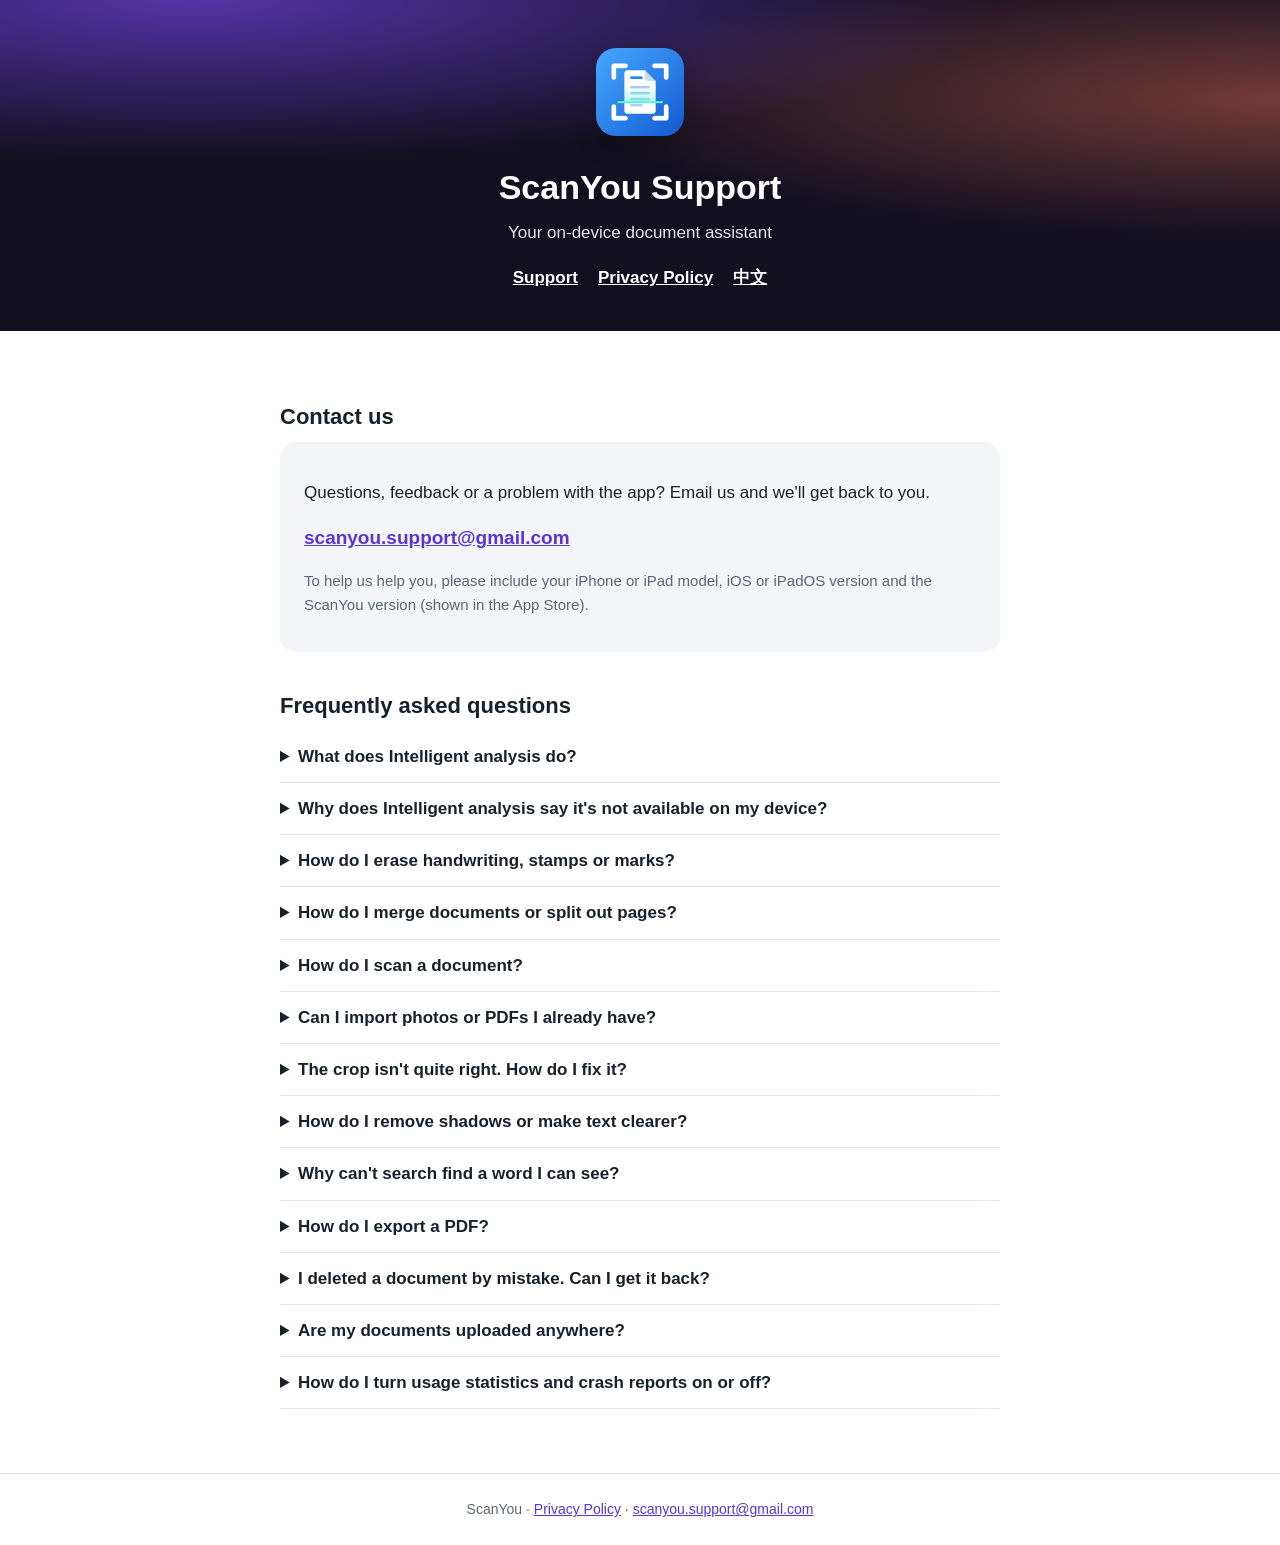
<file: index.html>
<!doctype html>
<html lang="en-AU">
<head>
  <meta charset="utf-8">
  <meta name="viewport" content="width=device-width, initial-scale=1">
  <title>ScanYou Support</title>
  <meta name="description" content="Help and contact for ScanYou, the on-device document assistant for iPhone and iPad.">
  <link rel="icon" href="icon.png">
  <link rel="stylesheet" href="style.css">
</head>
<body>
  <header>
    <img src="icon.png" alt="ScanYou app icon">
    <h1>ScanYou Support</h1>
    <p>Your on-device document assistant</p>
    <nav><a href="index.html">Support</a><a href="privacy.html">Privacy Policy</a><a href="zh/index.html" lang="zh-Hans">中文</a></nav>
  </header>
  <main>
    <h2>Contact us</h2>
    <div class="contact">
      <p>Questions, feedback or a problem with the app? Email us and we'll get back to you.</p>
      <a href="mailto:scanyou.support@gmail.com?subject=ScanYou%20support">scanyou.support@gmail.com</a>
      <p class="muted">To help us help you, please include your iPhone or iPad model, iOS or iPadOS version and the ScanYou version (shown in the App Store).</p>
    </div>

    <h2>Frequently asked questions</h2>

    <details>
      <summary>What does Intelligent analysis do?</summary>
      <p>It reads a document for you. Open a document and tap <strong>Intelligent analysis</strong>, then <strong>Analyze document</strong>. ScanYou suggests a name, a category and a matching folder, writes a short summary and key points, and pulls out details such as dates, amounts and names, each with the page it came from. You can also tap <strong>Describe a page image</strong> to get a description of a photo or diagram on a page.</p>
      <p>Everything runs on your device with Apple's on-device model. Your documents are not uploaded. Results can be wrong, so check them before you apply a name or folder.</p>
    </details>

    <details>
      <summary>Why does Intelligent analysis say it's not available on my device?</summary>
      <p>Intelligent analysis needs a device that supports Apple Intelligence, for example iPhone 15 Pro or later, with Apple Intelligence turned on in Settings &gt; Apple Intelligence &amp; Siri. After you turn it on, the model may take a while to download. On other devices the rest of ScanYou works as usual.</p>
    </details>

    <details>
      <summary>How do I erase handwriting, stamps or marks?</summary>
      <p>Open a page and tap <strong>Erase</strong>. Paint over what you want to remove with <strong>Fine</strong>, <strong>Medium</strong> or <strong>Broad</strong>, then tap <strong>Preview repair</strong>. ScanYou fills the area from the surrounding paper or texture. Choose <strong>Paper</strong> for text and marks, <strong>Texture repair</strong> for small objects, or leave it on <strong>Auto</strong>. If you change your mind later, use <strong>Restore before erase</strong>.</p>
    </details>

    <details>
      <summary>How do I merge documents or split out pages?</summary>
      <p>To merge, tap <strong>Select</strong> on the home screen, choose two or more documents, then tap <strong>Merge documents</strong> and <strong>Create new document</strong>. To split, open a document, tap <strong>Select</strong> above the pages, choose the pages you want, then use <strong>More actions</strong> to save them as a new document. Crops, filters, annotations and recognised text come with the pages, and the original documents stay unchanged.</p>
    </details>

    <details>
      <summary>How do I scan a document?</summary>
      <p>Tap <strong>Scan</strong> on the home screen and photograph each page. You can retake or delete pages before tapping save. To scan more pages into an existing document, open it and tap <strong>Add Page</strong>.</p>
    </details>

    <details>
      <summary>Can I import photos or PDFs I already have?</summary>
      <p>Yes. Tap <strong>Import</strong>, then choose <strong>Photos</strong> or <strong>Files (PDF or image)</strong>. Photos of documents are cropped automatically, and each PDF page becomes a page in ScanYou.</p>
    </details>

    <details>
      <summary>The crop isn't quite right. How do I fix it?</summary>
      <p>Open the page, tap <strong>Crop</strong> and drag the four corners. The original photo is always kept, so you can re-crop at any time or choose <strong>Full image</strong>.</p>
    </details>

    <details>
      <summary>How do I remove shadows or make text clearer?</summary>
      <p>Open a page and tap <strong>Filters</strong>. <strong>Auto</strong> works well for most documents; <strong>Unshade</strong> removes shadows and <strong>Contrast</strong> sharpens text. Use <strong>Erase</strong> to remove marks or smudges. Any edit can be undone.</p>
    </details>

    <details>
      <summary>Why can't search find a word I can see?</summary>
      <p>Search uses the text ScanYou recognises on each page. If you've just changed a filter or crop, the page needs to be recognised again: open the document and tap <strong>Recognize again</strong>. Very small, blurry or decorative text may not be recognised.</p>
    </details>

    <details>
      <summary>How do I export a PDF?</summary>
      <p>Open a document and tap <strong>Export</strong>. Choose PDF, JPG, PNG or TXT. Searchable PDFs include the recognised text. Under <strong>More settings</strong> you can pick the paper size, orientation, margins and quality.</p>
    </details>

    <details>
      <summary>I deleted a document by mistake. Can I get it back?</summary>
      <p>Yes, if it's still in the <strong>Recycle bin</strong> (Settings &gt; Recycle bin). You can choose to keep deleted documents for 30 days, 90 days or until you remove them yourself.</p>
    </details>

    <details>
      <summary>Are my documents uploaded anywhere?</summary>
      <p>No. Your documents, images and their text are stored on your iPhone or iPad, and text recognition and Intelligent analysis happen on the device. Nothing is shared unless you choose to share it. See our <a href="privacy.html">Privacy Policy</a> for details.</p>
    </details>

    <details>
      <summary>How do I turn usage statistics and crash reports on or off?</summary>
      <p>Go to Settings &gt; <strong>Usage statistics</strong>. Statistics and crash reports share one setting, are off until you allow them, and never include document contents, text or file names.</p>
    </details>
  </main>
  <footer>ScanYou · <a href="privacy.html">Privacy Policy</a> · <a href="mailto:scanyou.support@gmail.com">scanyou.support@gmail.com</a></footer>
</body>
</html>
</file>
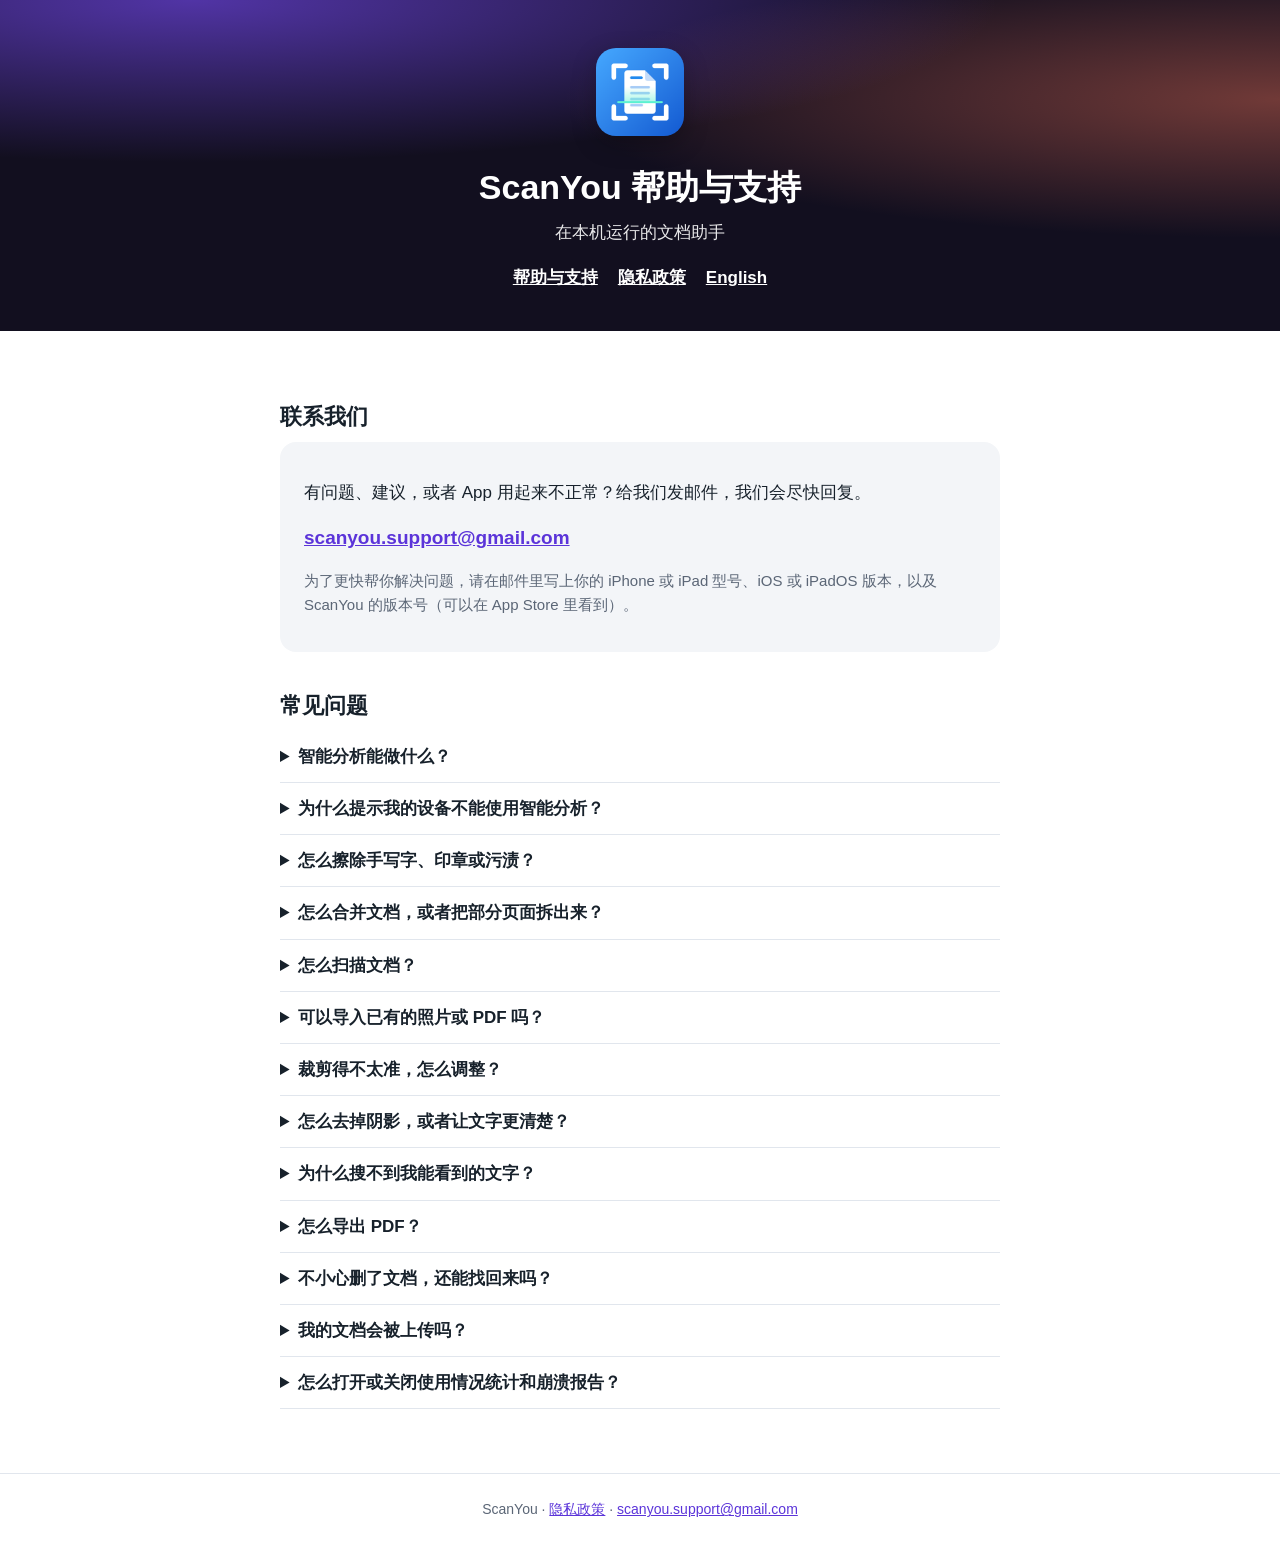
<file: zh/index.html>
<!doctype html>
<html lang="zh-Hans">
<head>
  <meta charset="utf-8">
  <meta name="viewport" content="width=device-width, initial-scale=1">
  <title>ScanYou 帮助与支持</title>
  <meta name="description" content="ScanYou 帮助与联系方式。ScanYou 是在 iPhone 和 iPad 本机运行的文档助手。">
  <link rel="icon" href="../icon.png">
  <link rel="stylesheet" href="../style.css">
</head>
<body>
  <header>
    <img src="../icon.png" alt="ScanYou 图标">
    <h1>ScanYou 帮助与支持</h1>
    <p>在本机运行的文档助手</p>
    <nav><a href="index.html">帮助与支持</a><a href="privacy.html">隐私政策</a><a href="../index.html" lang="en">English</a></nav>
  </header>
  <main>
    <h2>联系我们</h2>
    <div class="contact">
      <p>有问题、建议，或者 App 用起来不正常？给我们发邮件，我们会尽快回复。</p>
      <a href="mailto:scanyou.support@gmail.com?subject=ScanYou%20support">scanyou.support@gmail.com</a>
      <p class="muted">为了更快帮你解决问题，请在邮件里写上你的 iPhone 或 iPad 型号、iOS 或 iPadOS 版本，以及 ScanYou 的版本号（可以在 App Store 里看到）。</p>
    </div>

    <h2>常见问题</h2>

    <details>
      <summary>智能分析能做什么？</summary>
      <p>它会帮你读懂一份文档。打开文档，点<strong>智能分析</strong>，再点<strong>分析文档</strong>。ScanYou 会建议文档名称、分类和对应的文件夹，生成简短的摘要和要点，并提取日期、金额、姓名等关键信息，每一条都标出所在页码。你也可以点<strong>描述页面图像</strong>，让它描述页面上的照片或图表。</p>
      <p>所有处理都使用 Apple 的端侧模型在本机完成，你的文档不会被上传。分析结果可能有误，应用名称或文件夹之前请先检查一下。</p>
    </details>

    <details>
      <summary>为什么提示我的设备不能使用智能分析？</summary>
      <p>智能分析需要支持 Apple 智能的设备（例如 iPhone 15 Pro 或更新的机型），并且要在"设置 &gt; Apple 智能与 Siri"里打开 Apple 智能。打开后，系统可能需要一段时间下载模型。在其他设备上，ScanYou 的其余功能都可以正常使用。</p>
    </details>

    <details>
      <summary>怎么擦除手写字、印章或污渍？</summary>
      <p>打开一个页面，点<strong>擦除</strong>。选择<strong>细</strong>、<strong>中</strong>或<strong>粗</strong>笔刷，涂抹想去掉的地方，然后点<strong>预览修复</strong>，ScanYou 会用周围的纸面或纹理把这块区域补好。文字和笔迹适合用<strong>纸张擦除</strong>，小物体适合用<strong>纹理修复</strong>，不确定的话保持<strong>自动</strong>就行。之后想反悔，可以用<strong>恢复擦除前图片</strong>。</p>
    </details>

    <details>
      <summary>怎么合并文档，或者把部分页面拆出来？</summary>
      <p>合并：在首页点<strong>选择</strong>，选两份或更多文档，然后点<strong>合并文档</strong>，再点<strong>创建新文档</strong>。拆分：打开一份文档，点页面上方的<strong>选择</strong>，选好要拆出来的页面，再通过<strong>更多操作</strong>把它们另存为新文档。页面的裁剪、滤镜、标注和识别出的文字都会一起带过去，原来的文档保持不变。</p>
    </details>

    <details>
      <summary>怎么扫描文档？</summary>
      <p>在首页点<strong>扫描</strong>，逐页拍照。保存之前可以重拍或删除页面。想往已有的文档里继续扫描，打开它再点<strong>添加页面</strong>。</p>
    </details>

    <details>
      <summary>可以导入已有的照片或 PDF 吗？</summary>
      <p>可以。点<strong>导入</strong>，然后选<strong>照片</strong>或<strong>文件（PDF 或图像）</strong>。文档照片会自动裁剪，PDF 的每一页都会成为 ScanYou 里的一页。</p>
    </details>

    <details>
      <summary>裁剪得不太准，怎么调整？</summary>
      <p>打开页面，点<strong>裁剪</strong>，拖动四个角。原始照片会一直保留，所以你可以随时重新裁剪，也可以选择<strong>完整图像</strong>。</p>
    </details>

    <details>
      <summary>怎么去掉阴影，或者让文字更清楚？</summary>
      <p>打开页面，点<strong>滤镜</strong>。大部分文档用<strong>自动</strong>就很好；<strong>去阴影</strong>可以去掉阴影，<strong>对比度</strong>可以让文字更清晰。想去掉笔迹或污渍，用<strong>擦除</strong>。所有修改都可以撤销。</p>
    </details>

    <details>
      <summary>为什么搜不到我能看到的文字？</summary>
      <p>搜索用的是 ScanYou 从每一页识别出来的文字。如果你刚改过滤镜或裁剪，这一页需要重新识别：打开文档，点<strong>重新识别</strong>。字很小、很模糊或者是装饰性字体时，可能识别不出来。</p>
    </details>

    <details>
      <summary>怎么导出 PDF？</summary>
      <p>打开文档，点<strong>导出</strong>，可以选 PDF、JPG、PNG 或 TXT。可搜索 PDF 会包含识别出的文字。在<strong>更多设置</strong>里可以选择纸张大小、方向、页边距和清晰度。</p>
    </details>

    <details>
      <summary>不小心删了文档，还能找回来吗？</summary>
      <p>能，只要它还在<strong>回收站</strong>里（设置 &gt; 回收站）。删除的文档可以保留 30 天、90 天，或者一直保留到你手动删除。</p>
    </details>

    <details>
      <summary>我的文档会被上传吗？</summary>
      <p>不会。你的文档、图片和文字都保存在你的 iPhone 或 iPad 上，文字识别和智能分析也都在本机完成。除非你自己选择分享，否则不会发送给任何人。详情请看<a href="privacy.html">隐私政策</a>。</p>
    </details>

    <details>
      <summary>怎么打开或关闭使用情况统计和崩溃报告？</summary>
      <p>打开"设置 &gt; <strong>使用情况统计</strong>"。统计和崩溃报告共用这一个开关，在你允许之前都是关闭的，而且永远不会包含文档内容、文字或文件名。</p>
    </details>
  </main>
  <footer>ScanYou · <a href="privacy.html">隐私政策</a> · <a href="mailto:scanyou.support@gmail.com">scanyou.support@gmail.com</a></footer>
</body>
</html>
</file>
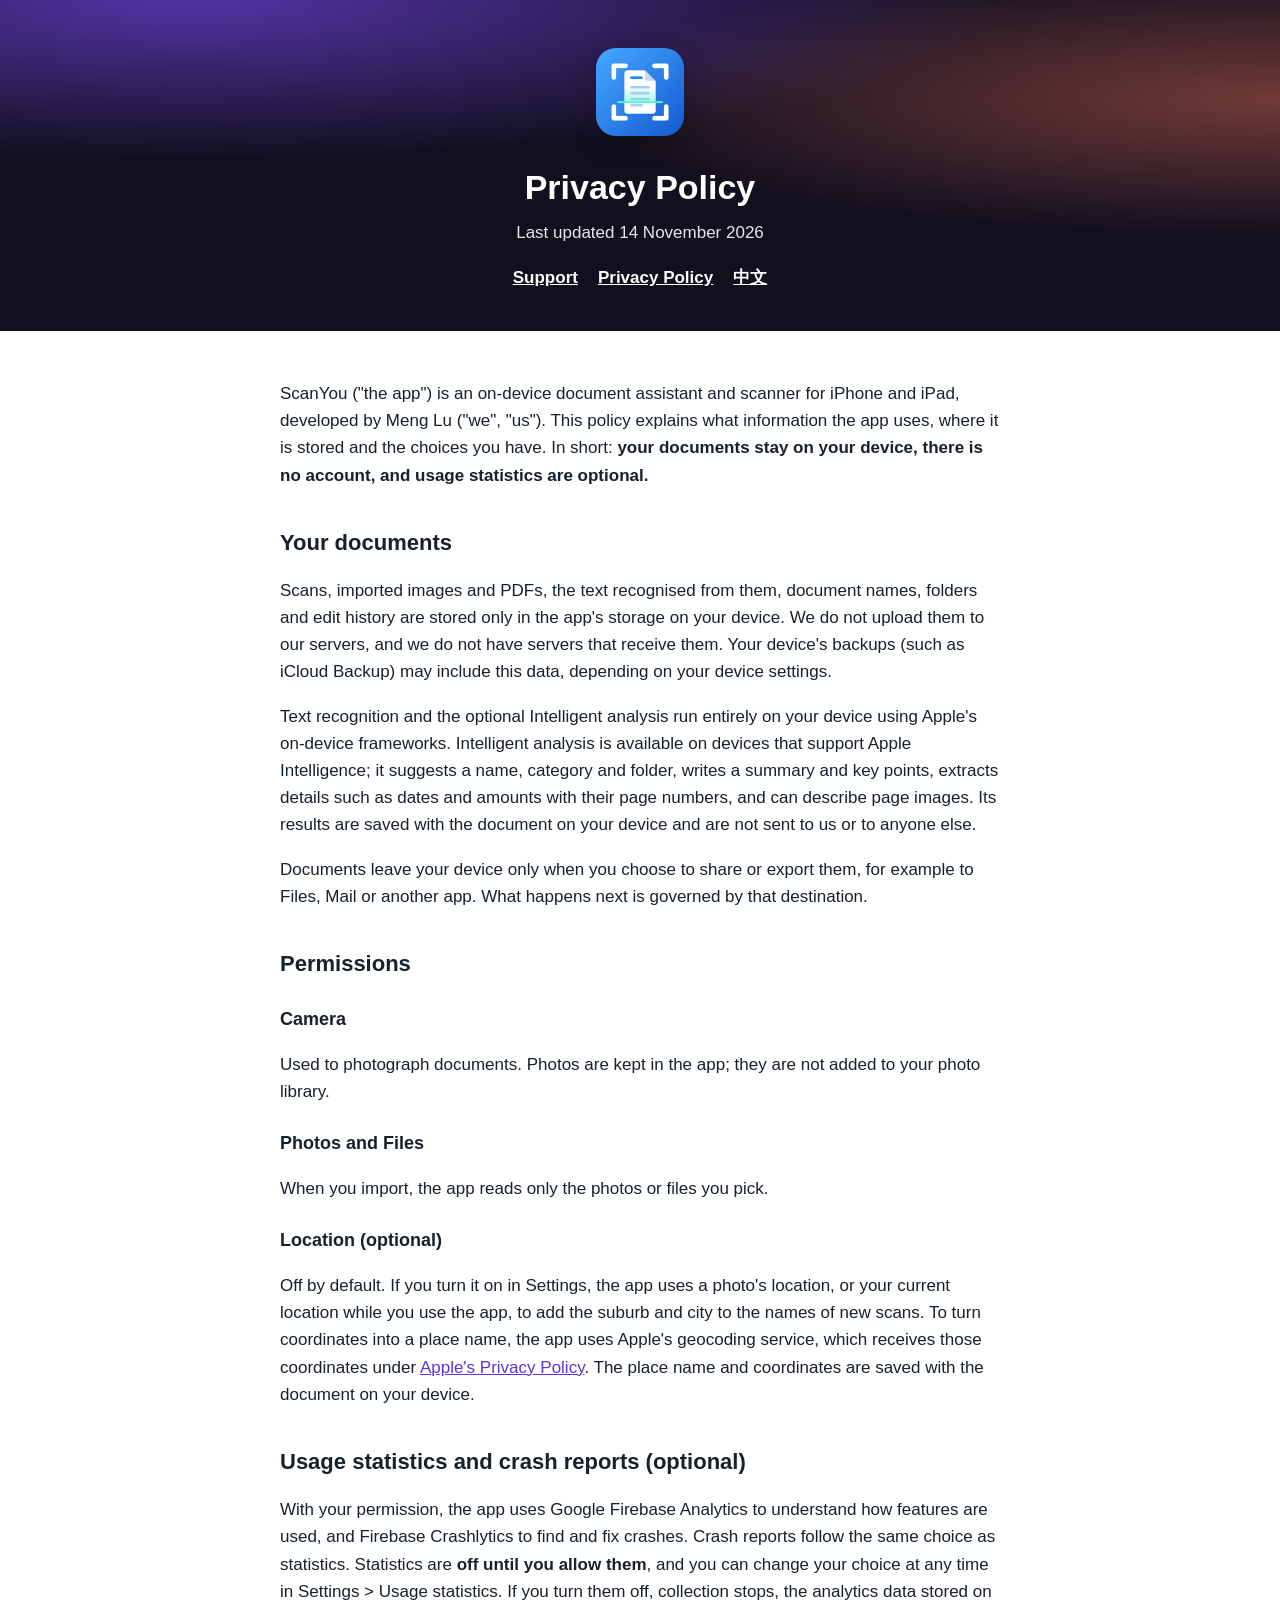
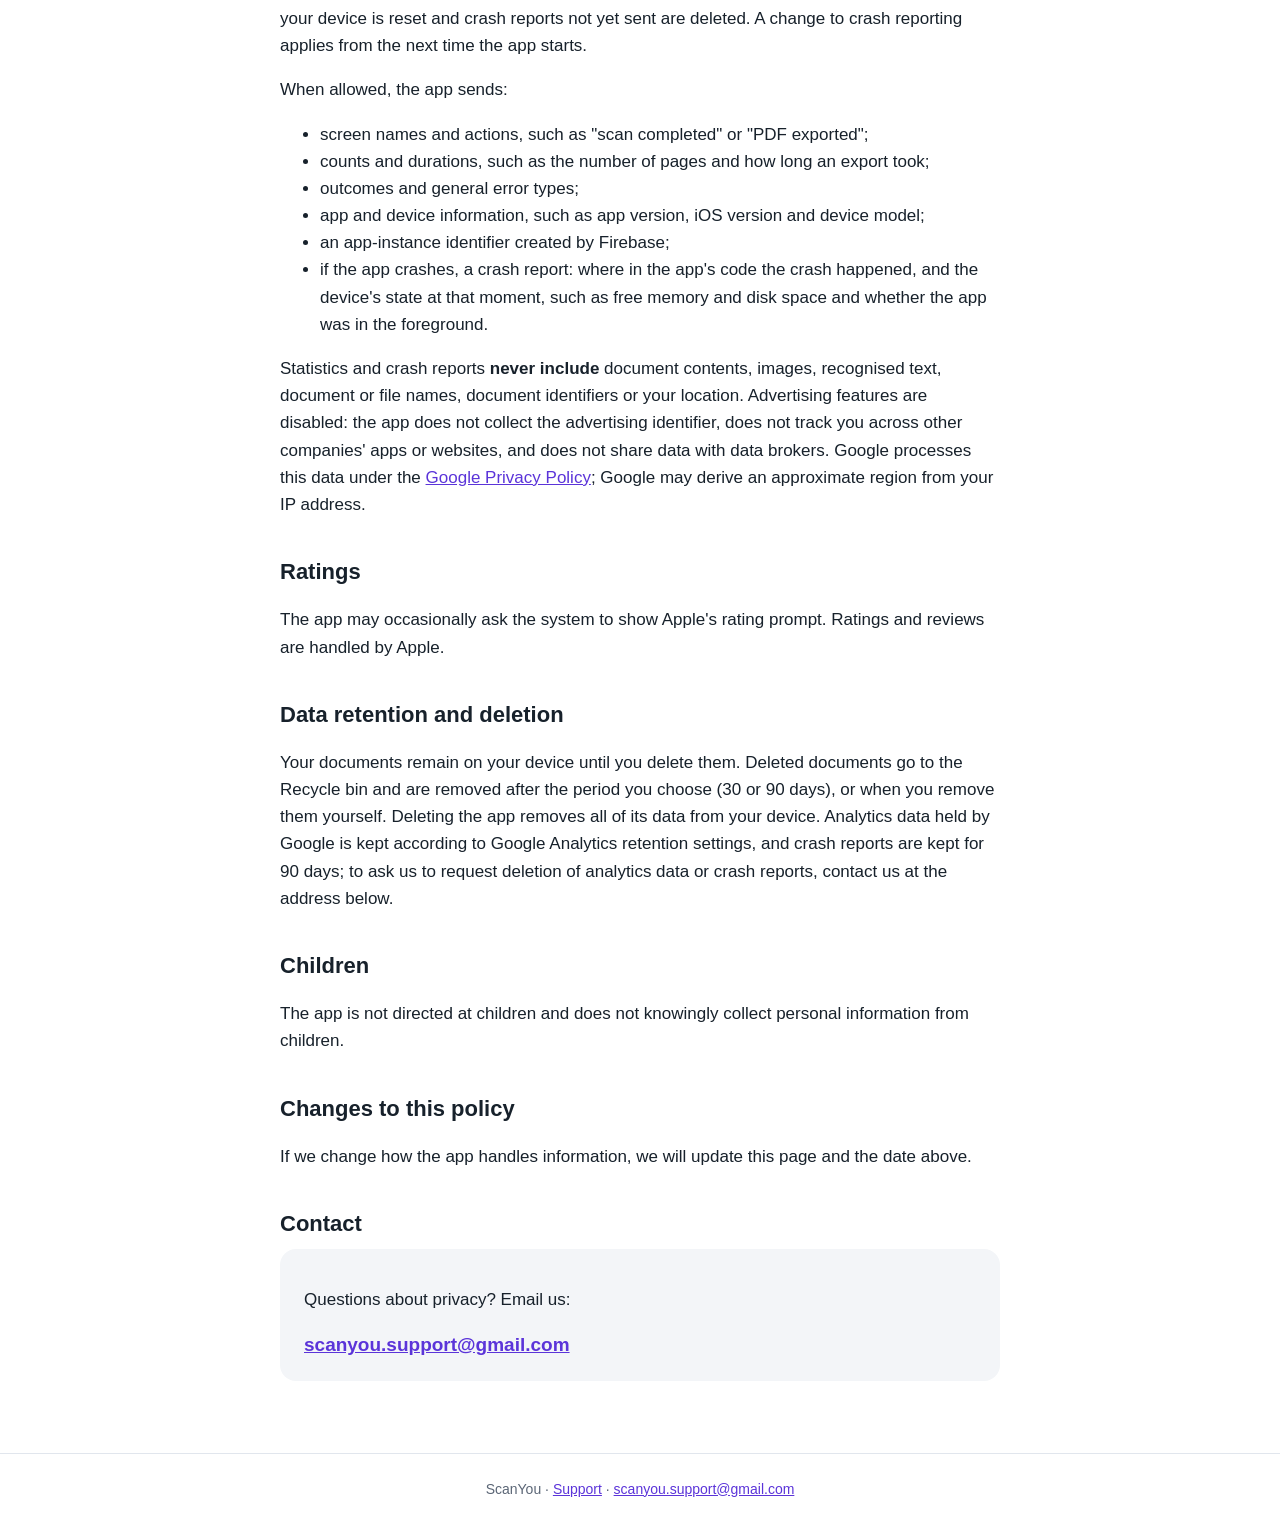
<file: privacy.html>
<!doctype html>
<html lang="en-AU">
<head>
  <meta charset="utf-8">
  <meta name="viewport" content="width=device-width, initial-scale=1">
  <title>ScanYou Privacy Policy</title>
  <meta name="description" content="How ScanYou handles your documents and data.">
  <link rel="icon" href="icon.png">
  <link rel="stylesheet" href="style.css">
</head>
<body>
  <header>
    <img src="icon.png" alt="ScanYou app icon">
    <h1>Privacy Policy</h1>
    <p>Last updated 14 November 2026</p>
    <nav><a href="index.html">Support</a><a href="privacy.html">Privacy Policy</a><a href="zh/privacy.html" lang="zh-Hans">中文</a></nav>
  </header>
  <main>
    <p>ScanYou ("the app") is an on-device document assistant and scanner for iPhone and iPad, developed by Meng Lu ("we", "us"). This policy explains what information the app uses, where it is stored and the choices you have. In short: <strong>your documents stay on your device, there is no account, and usage statistics are optional.</strong></p>

    <h2>Your documents</h2>
    <p>Scans, imported images and PDFs, the text recognised from them, document names, folders and edit history are stored only in the app's storage on your device. We do not upload them to our servers, and we do not have servers that receive them. Your device's backups (such as iCloud Backup) may include this data, depending on your device settings.</p>
    <p>Text recognition and the optional Intelligent analysis run entirely on your device using Apple's on-device frameworks. Intelligent analysis is available on devices that support Apple Intelligence; it suggests a name, category and folder, writes a summary and key points, extracts details such as dates and amounts with their page numbers, and can describe page images. Its results are saved with the document on your device and are not sent to us or to anyone else.</p>
    <p>Documents leave your device only when you choose to share or export them, for example to Files, Mail or another app. What happens next is governed by that destination.</p>

    <h2>Permissions</h2>
    <h3>Camera</h3>
    <p>Used to photograph documents. Photos are kept in the app; they are not added to your photo library.</p>
    <h3>Photos and Files</h3>
    <p>When you import, the app reads only the photos or files you pick.</p>
    <h3>Location (optional)</h3>
    <p>Off by default. If you turn it on in Settings, the app uses a photo's location, or your current location while you use the app, to add the suburb and city to the names of new scans. To turn coordinates into a place name, the app uses Apple's geocoding service, which receives those coordinates under <a href="https://www.apple.com/legal/privacy/">Apple's Privacy Policy</a>. The place name and coordinates are saved with the document on your device.</p>

    <h2>Usage statistics and crash reports (optional)</h2>
    <p>With your permission, the app uses Google Firebase Analytics to understand how features are used, and Firebase Crashlytics to find and fix crashes. Crash reports follow the same choice as statistics. Statistics are <strong>off until you allow them</strong>, and you can change your choice at any time in Settings &gt; Usage statistics. If you turn them off, collection stops, the analytics data stored on your device is reset and crash reports not yet sent are deleted. A change to crash reporting applies from the next time the app starts.</p>
    <p>When allowed, the app sends:</p>
    <ul>
      <li>screen names and actions, such as "scan completed" or "PDF exported";</li>
      <li>counts and durations, such as the number of pages and how long an export took;</li>
      <li>outcomes and general error types;</li>
      <li>app and device information, such as app version, iOS version and device model;</li>
      <li>an app-instance identifier created by Firebase;</li>
      <li>if the app crashes, a crash report: where in the app's code the crash happened, and the device's state at that moment, such as free memory and disk space and whether the app was in the foreground.</li>
    </ul>
    <p>Statistics and crash reports <strong>never include</strong> document contents, images, recognised text, document or file names, document identifiers or your location. Advertising features are disabled: the app does not collect the advertising identifier, does not track you across other companies' apps or websites, and does not share data with data brokers. Google processes this data under the <a href="https://policies.google.com/privacy">Google Privacy Policy</a>; Google may derive an approximate region from your IP address.</p>

    <h2>Ratings</h2>
    <p>The app may occasionally ask the system to show Apple's rating prompt. Ratings and reviews are handled by Apple.</p>

    <h2>Data retention and deletion</h2>
    <p>Your documents remain on your device until you delete them. Deleted documents go to the Recycle bin and are removed after the period you choose (30 or 90 days), or when you remove them yourself. Deleting the app removes all of its data from your device. Analytics data held by Google is kept according to Google Analytics retention settings, and crash reports are kept for 90 days; to ask us to request deletion of analytics data or crash reports, contact us at the address below.</p>

    <h2>Children</h2>
    <p>The app is not directed at children and does not knowingly collect personal information from children.</p>

    <h2>Changes to this policy</h2>
    <p>If we change how the app handles information, we will update this page and the date above.</p>

    <h2>Contact</h2>
    <div class="contact">
      <p>Questions about privacy? Email us:</p>
      <a href="mailto:scanyou.support@gmail.com?subject=ScanYou%20privacy">scanyou.support@gmail.com</a>
    </div>
  </main>
  <footer>ScanYou · <a href="index.html">Support</a> · <a href="mailto:scanyou.support@gmail.com">scanyou.support@gmail.com</a></footer>
</body>
</html>
</file>
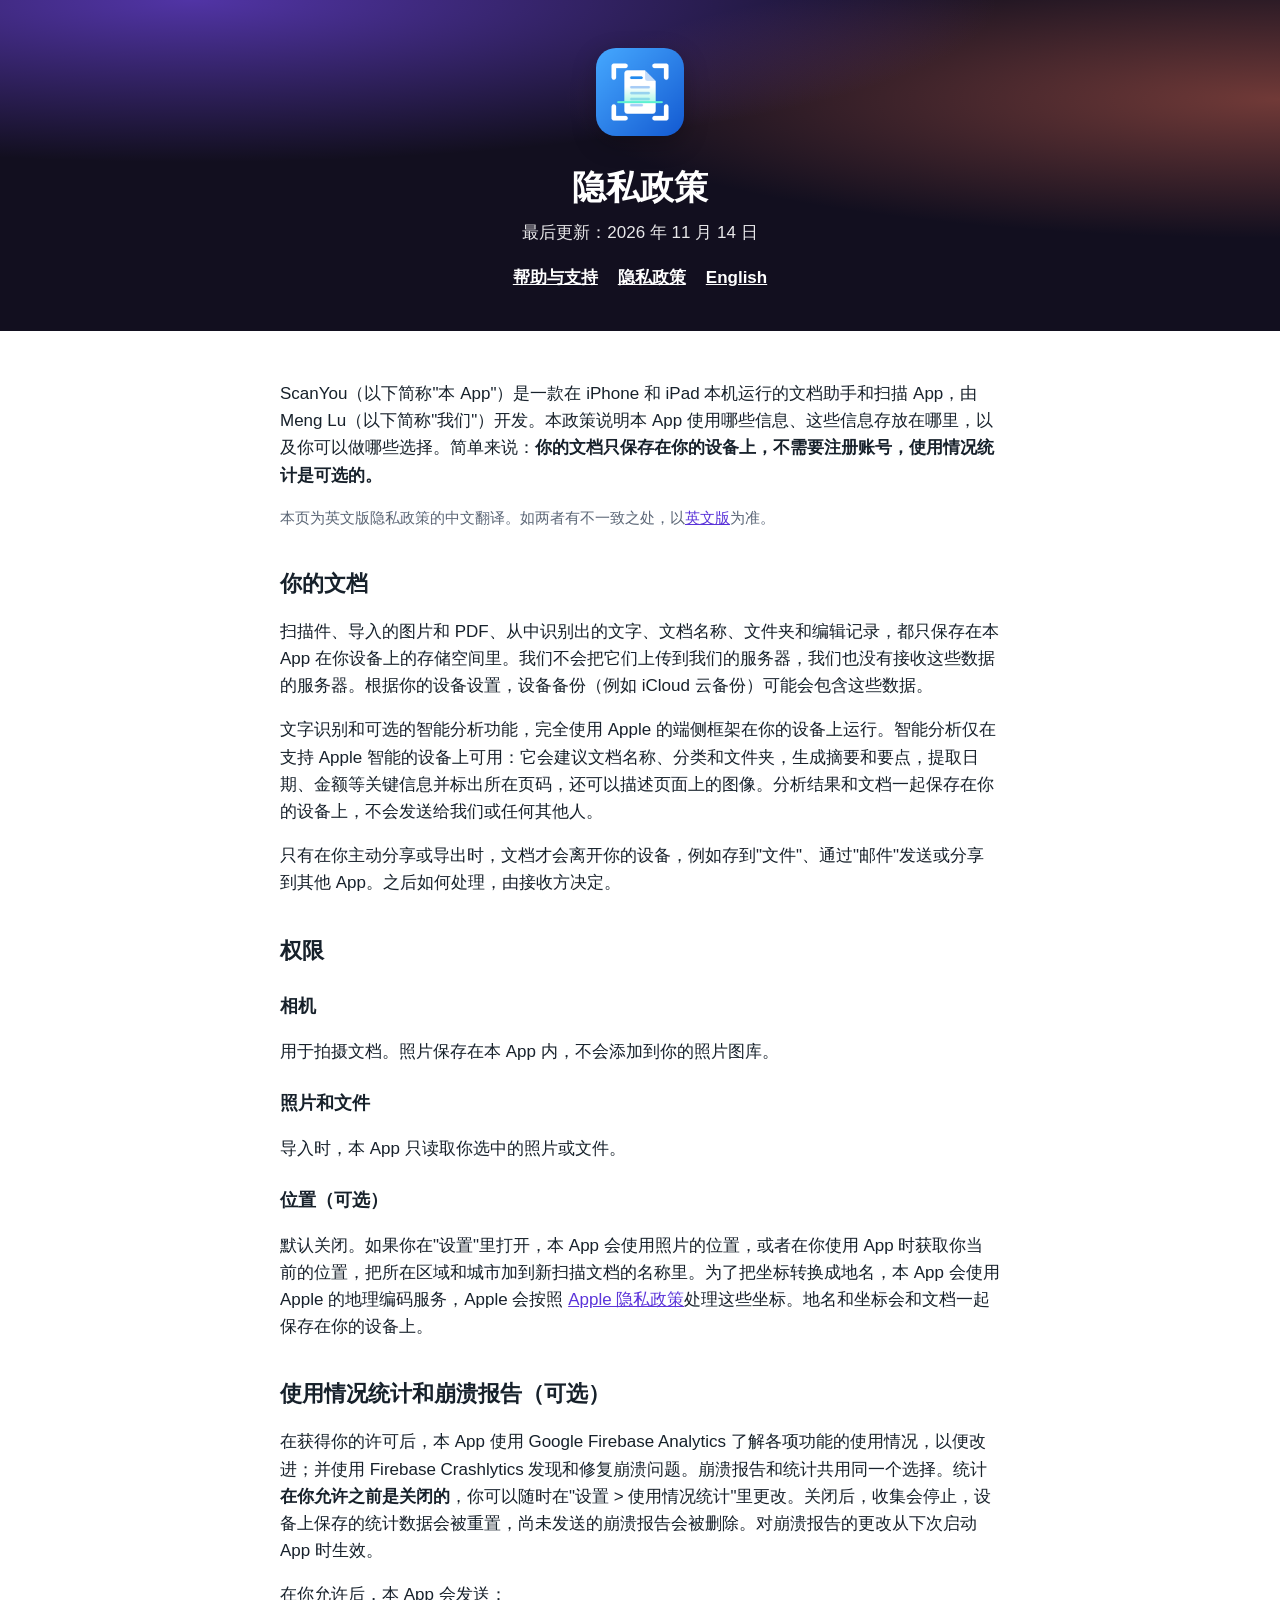
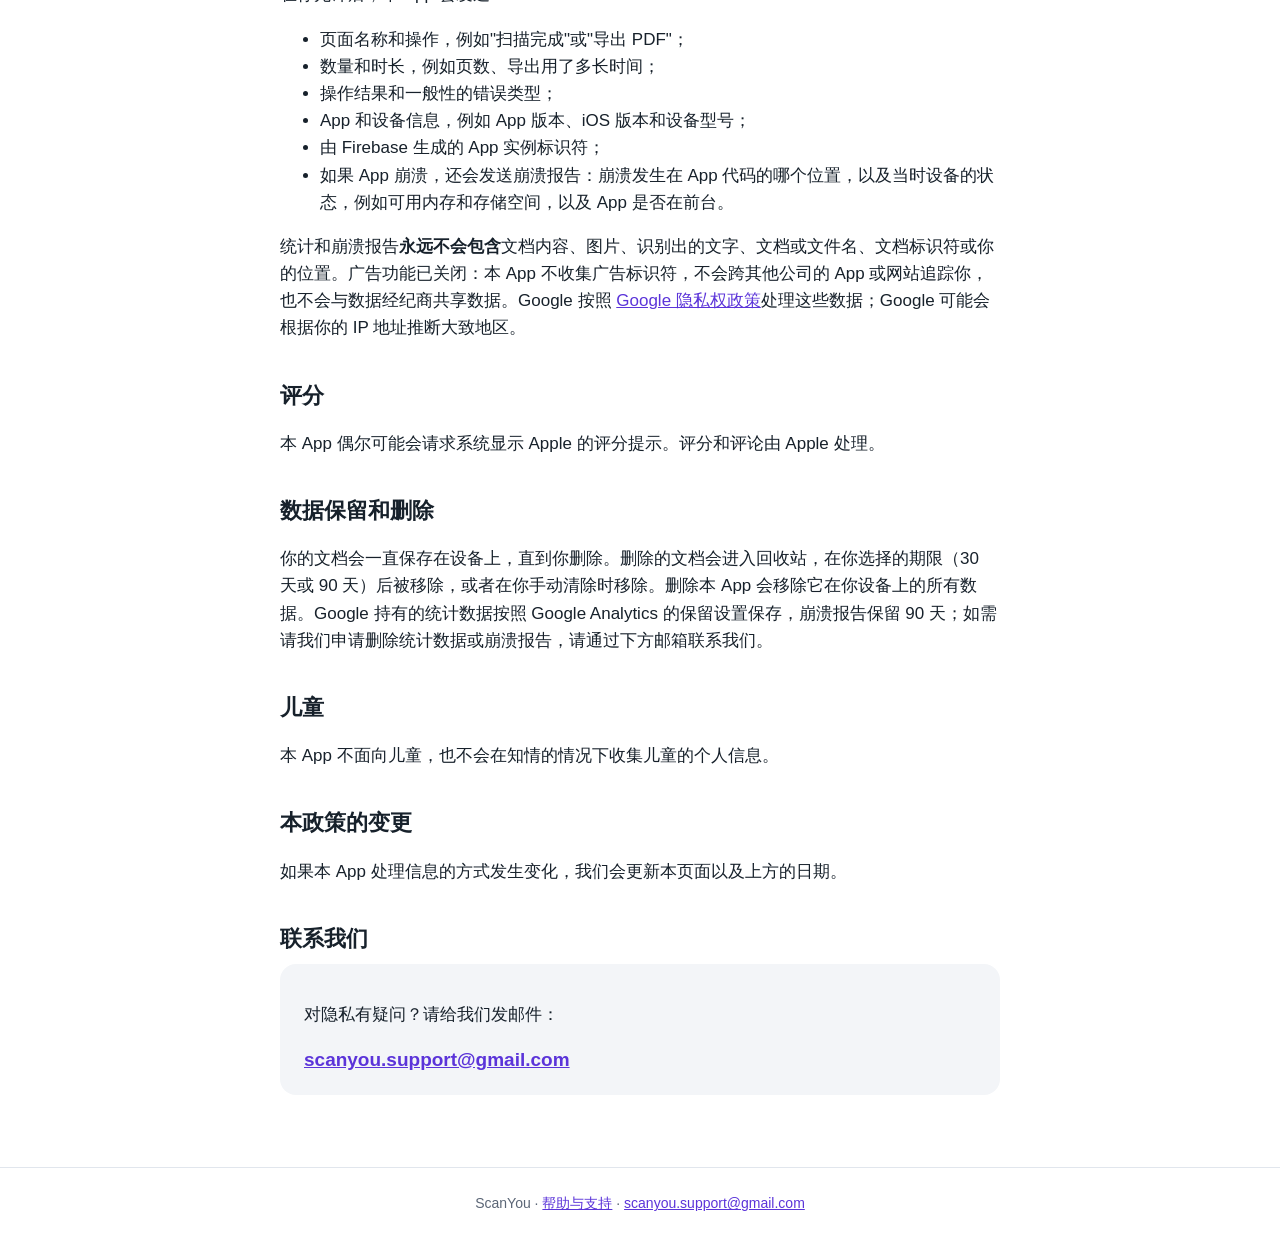
<file: zh/privacy.html>
<!doctype html>
<html lang="zh-Hans">
<head>
  <meta charset="utf-8">
  <meta name="viewport" content="width=device-width, initial-scale=1">
  <title>ScanYou 隐私政策</title>
  <meta name="description" content="ScanYou 如何处理你的文档和数据。">
  <link rel="icon" href="../icon.png">
  <link rel="stylesheet" href="../style.css">
</head>
<body>
  <header>
    <img src="../icon.png" alt="ScanYou 图标">
    <h1>隐私政策</h1>
    <p>最后更新：2026 年 11 月 14 日</p>
    <nav><a href="index.html">帮助与支持</a><a href="privacy.html">隐私政策</a><a href="../privacy.html" lang="en">English</a></nav>
  </header>
  <main>
    <p>ScanYou（以下简称"本 App"）是一款在 iPhone 和 iPad 本机运行的文档助手和扫描 App，由 Meng Lu（以下简称"我们"）开发。本政策说明本 App 使用哪些信息、这些信息存放在哪里，以及你可以做哪些选择。简单来说：<strong>你的文档只保存在你的设备上，不需要注册账号，使用情况统计是可选的。</strong></p>
    <p class="muted">本页为英文版隐私政策的中文翻译。如两者有不一致之处，以<a href="../privacy.html">英文版</a>为准。</p>

    <h2>你的文档</h2>
    <p>扫描件、导入的图片和 PDF、从中识别出的文字、文档名称、文件夹和编辑记录，都只保存在本 App 在你设备上的存储空间里。我们不会把它们上传到我们的服务器，我们也没有接收这些数据的服务器。根据你的设备设置，设备备份（例如 iCloud 云备份）可能会包含这些数据。</p>
    <p>文字识别和可选的智能分析功能，完全使用 Apple 的端侧框架在你的设备上运行。智能分析仅在支持 Apple 智能的设备上可用：它会建议文档名称、分类和文件夹，生成摘要和要点，提取日期、金额等关键信息并标出所在页码，还可以描述页面上的图像。分析结果和文档一起保存在你的设备上，不会发送给我们或任何其他人。</p>
    <p>只有在你主动分享或导出时，文档才会离开你的设备，例如存到"文件"、通过"邮件"发送或分享到其他 App。之后如何处理，由接收方决定。</p>

    <h2>权限</h2>
    <h3>相机</h3>
    <p>用于拍摄文档。照片保存在本 App 内，不会添加到你的照片图库。</p>
    <h3>照片和文件</h3>
    <p>导入时，本 App 只读取你选中的照片或文件。</p>
    <h3>位置（可选）</h3>
    <p>默认关闭。如果你在"设置"里打开，本 App 会使用照片的位置，或者在你使用 App 时获取你当前的位置，把所在区域和城市加到新扫描文档的名称里。为了把坐标转换成地名，本 App 会使用 Apple 的地理编码服务，Apple 会按照 <a href="https://www.apple.com/legal/privacy/">Apple 隐私政策</a>处理这些坐标。地名和坐标会和文档一起保存在你的设备上。</p>

    <h2>使用情况统计和崩溃报告（可选）</h2>
    <p>在获得你的许可后，本 App 使用 Google Firebase Analytics 了解各项功能的使用情况，以便改进；并使用 Firebase Crashlytics 发现和修复崩溃问题。崩溃报告和统计共用同一个选择。统计<strong>在你允许之前是关闭的</strong>，你可以随时在"设置 &gt; 使用情况统计"里更改。关闭后，收集会停止，设备上保存的统计数据会被重置，尚未发送的崩溃报告会被删除。对崩溃报告的更改从下次启动 App 时生效。</p>
    <p>在你允许后，本 App 会发送：</p>
    <ul>
      <li>页面名称和操作，例如"扫描完成"或"导出 PDF"；</li>
      <li>数量和时长，例如页数、导出用了多长时间；</li>
      <li>操作结果和一般性的错误类型；</li>
      <li>App 和设备信息，例如 App 版本、iOS 版本和设备型号；</li>
      <li>由 Firebase 生成的 App 实例标识符；</li>
      <li>如果 App 崩溃，还会发送崩溃报告：崩溃发生在 App 代码的哪个位置，以及当时设备的状态，例如可用内存和存储空间，以及 App 是否在前台。</li>
    </ul>
    <p>统计和崩溃报告<strong>永远不会包含</strong>文档内容、图片、识别出的文字、文档或文件名、文档标识符或你的位置。广告功能已关闭：本 App 不收集广告标识符，不会跨其他公司的 App 或网站追踪你，也不会与数据经纪商共享数据。Google 按照 <a href="https://policies.google.com/privacy">Google 隐私权政策</a>处理这些数据；Google 可能会根据你的 IP 地址推断大致地区。</p>

    <h2>评分</h2>
    <p>本 App 偶尔可能会请求系统显示 Apple 的评分提示。评分和评论由 Apple 处理。</p>

    <h2>数据保留和删除</h2>
    <p>你的文档会一直保存在设备上，直到你删除。删除的文档会进入回收站，在你选择的期限（30 天或 90 天）后被移除，或者在你手动清除时移除。删除本 App 会移除它在你设备上的所有数据。Google 持有的统计数据按照 Google Analytics 的保留设置保存，崩溃报告保留 90 天；如需请我们申请删除统计数据或崩溃报告，请通过下方邮箱联系我们。</p>

    <h2>儿童</h2>
    <p>本 App 不面向儿童，也不会在知情的情况下收集儿童的个人信息。</p>

    <h2>本政策的变更</h2>
    <p>如果本 App 处理信息的方式发生变化，我们会更新本页面以及上方的日期。</p>

    <h2>联系我们</h2>
    <div class="contact">
      <p>对隐私有疑问？请给我们发邮件：</p>
      <a href="mailto:scanyou.support@gmail.com?subject=ScanYou%20privacy">scanyou.support@gmail.com</a>
    </div>
  </main>
  <footer>ScanYou · <a href="index.html">帮助与支持</a> · <a href="mailto:scanyou.support@gmail.com">scanyou.support@gmail.com</a></footer>
</body>
</html>
</file>
<file: style.css>
:root {
  --accent: #5b34d9;
  --ink: #17212b;
  --muted: #5b6676;
  --line: #e1e6ed;
  --bg: #ffffff;
  --card: #f3f5f8;
  color-scheme: light dark;
}
@media (prefers-color-scheme: dark) {
  :root { --accent: #a98bff; --ink: #f2f4f7; --muted: #a7b0bd; --line: #2e2a3d; --bg: #0e0c17; --card: #1a1726; }
}
* { box-sizing: border-box; }
body {
  margin: 0;
  font: 17px/1.6 -apple-system, BlinkMacSystemFont, "Segoe UI", Roboto, Helvetica, Arial, sans-serif;
  color: var(--ink);
  background: var(--bg);
}
header {
  /* Same dark purple and glow as the App Store screenshots and the launch screen. */
  background:
    radial-gradient(ellipse 90% 70% at 15% 0%, #7b4dff99, transparent 70%),
    radial-gradient(ellipse 80% 60% at 100% 30%, #ff7a5c66, transparent 70%),
    #120f1f;
  color: #fff;
  padding: 48px 20px 40px;
  text-align: center;
}
header img { width: 88px; height: 88px; border-radius: 20px; box-shadow: 0 8px 24px rgba(0,0,0,.25); }
header h1 { margin: 16px 0 4px; font-size: 34px; }
header p { margin: 0; opacity: .9; }
nav { margin-top: 18px; }
nav a { color: #fff; margin: 0 10px; font-weight: 600; }
main { max-width: 760px; margin: 0 auto; padding: 32px 20px 64px; }
h2 { font-size: 22px; margin: 36px 0 8px; }
h3 { font-size: 18px; margin: 24px 0 4px; }
a { color: var(--accent); }
.contact {
  background: var(--card);
  border-radius: 16px;
  padding: 20px 24px;
  margin: 8px 0 8px;
}
.contact a { font-weight: 700; font-size: 19px; }
.muted { color: var(--muted); font-size: 15px; }
details { border-bottom: 1px solid var(--line); padding: 12px 0; }
summary { cursor: pointer; font-weight: 600; }
details p, details ul { margin: 8px 0 0; }
footer { text-align: center; color: var(--muted); font-size: 14px; padding: 24px; border-top: 1px solid var(--line); }
</file>
